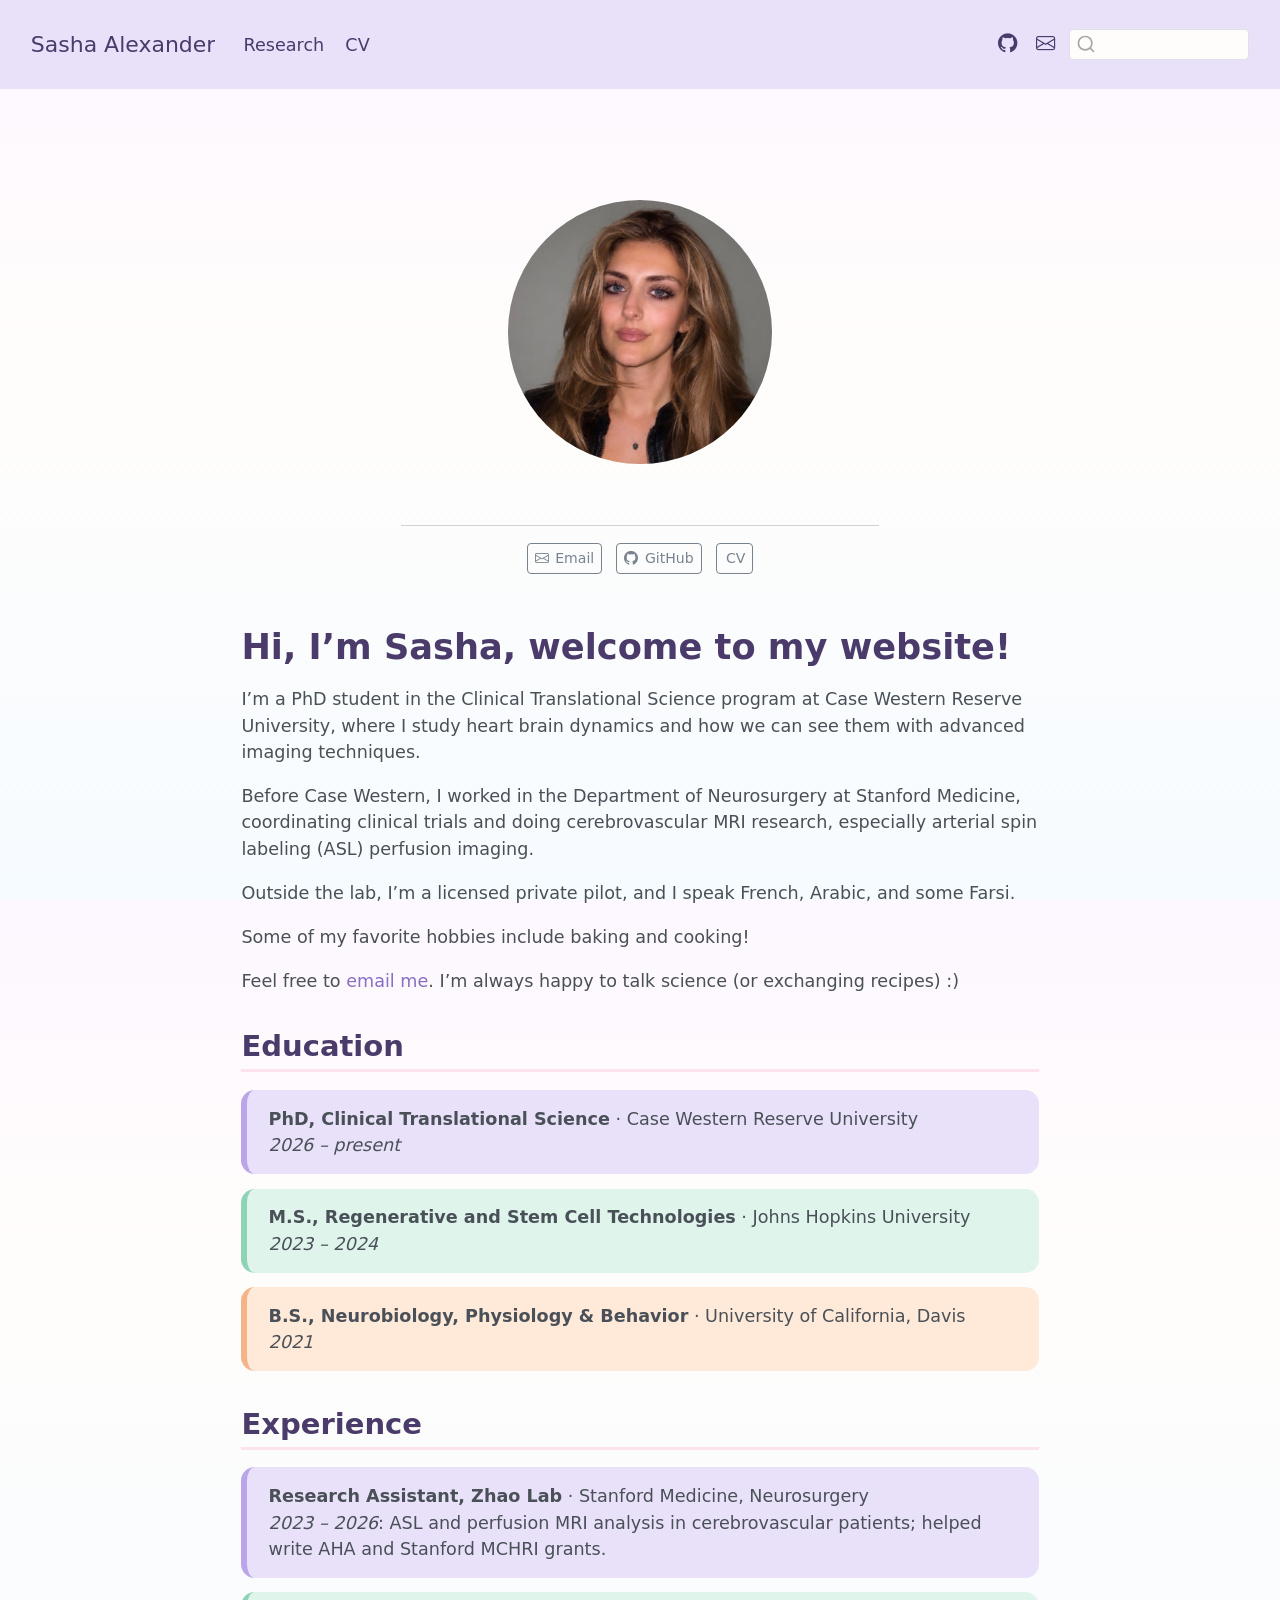
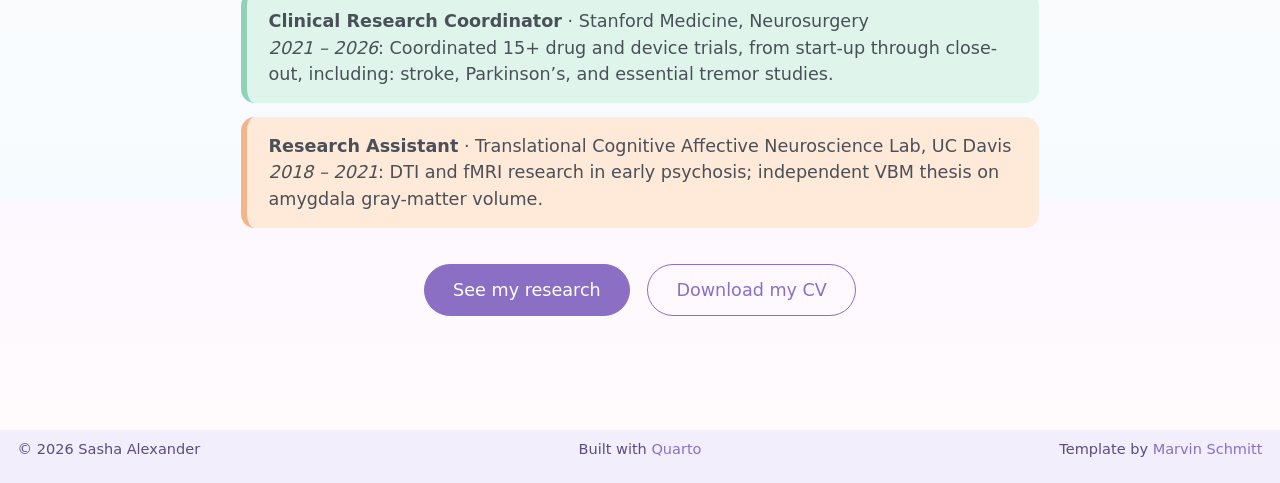
<file: docs/index.html>
<!DOCTYPE html>
<html xmlns="http://www.w3.org/1999/xhtml" lang="en" xml:lang="en"><head>

<meta charset="utf-8">
<meta name="generator" content="quarto-1.9.38">

<meta name="viewport" content="width=device-width, initial-scale=1.0, user-scalable=yes">


<title>Sasha Alexander</title>
<style>
/* Default styles provided by pandoc.
** See https://pandoc.org/MANUAL.html#variables-for-html for config info.
*/
code{white-space: pre-wrap;}
span.smallcaps{font-variant: small-caps;}
div.columns{display: flex; gap: min(4vw, 1.5em);}
div.column{flex: auto; overflow-x: auto;}
div.hanging-indent{margin-left: 1.5em; text-indent: -1.5em;}
ul.task-list{list-style: none;}
ul.task-list li input[type="checkbox"] {
  width: 0.8em;
  margin: 0 0.8em 0.2em -1em; /* quarto-specific, see https://github.com/quarto-dev/quarto-cli/issues/4556 */ 
  vertical-align: middle;
}
</style>


<script src="site_libs/quarto-nav/quarto-nav.js"></script>
<script src="site_libs/clipboard/clipboard.min.js"></script>
<script src="site_libs/quarto-search/autocomplete.umd.js"></script>
<script src="site_libs/quarto-search/fuse.min.js"></script>
<script src="site_libs/quarto-search/quarto-search.js"></script>
<meta name="quarto:offset" content="./">
<link href="./img/favicon.png" rel="icon" type="image/png">
<script src="site_libs/quarto-html/quarto.js" type="module"></script>
<script src="site_libs/quarto-html/tabsets/tabsets.js" type="module"></script>
<script src="site_libs/quarto-html/popper.min.js"></script>
<script src="site_libs/quarto-html/tippy.umd.min.js"></script>
<link href="site_libs/quarto-html/tippy.css" rel="stylesheet">
<link href="site_libs/quarto-html/quarto-syntax-highlighting-15634bcf2e68342d4ad2dfa704d543f6.css" rel="stylesheet" id="quarto-text-highlighting-styles">
<script src="site_libs/bootstrap/bootstrap.min.js"></script>
<link href="site_libs/bootstrap/bootstrap-icons.css" rel="stylesheet">
<link href="site_libs/bootstrap/bootstrap-c6f1d3680a63f7bb4846b9dfb0d42bbb.min.css" rel="stylesheet" append-hash="true" id="quarto-bootstrap" data-mode="light">
<script id="quarto-search-options" type="application/json">{
  "location": "navbar",
  "copy-button": false,
  "collapse-after": 3,
  "panel-placement": "end",
  "type": "textbox",
  "limit": 50,
  "keyboard-shortcut": [
    "f",
    "/",
    "s"
  ],
  "language": {
    "search-no-results-text": "No results",
    "search-matching-documents-text": "matching documents",
    "search-copy-link-title": "Copy link to search",
    "search-hide-matches-text": "Hide additional matches",
    "search-more-match-text": "more match in this document",
    "search-more-matches-text": "more matches in this document",
    "search-clear-button-title": "Clear",
    "search-text-placeholder": "",
    "search-detached-cancel-button-title": "Cancel",
    "search-submit-button-title": "Submit",
    "search-label": "Search"
  }
}</script>


</head>

<body class="nav-fixed fullcontent quarto-light">

<div id="quarto-search-results"></div>
  <header id="quarto-header" class="headroom fixed-top">
    <nav class="navbar navbar-expand-lg " data-bs-theme="dark">
      <div class="navbar-container container-fluid">
      <div class="navbar-brand-container mx-auto">
    <a class="navbar-brand" href="./index.html">
    <span class="navbar-title">Sasha Alexander</span>
    </a>
  </div>
            <div id="quarto-search" class="" title="Search"></div>
          <button class="navbar-toggler" type="button" data-bs-toggle="collapse" data-bs-target="#navbarCollapse" aria-controls="navbarCollapse" role="menu" aria-expanded="false" aria-label="Toggle navigation" onclick="if (window.quartoToggleHeadroom) { window.quartoToggleHeadroom(); }">
  <span class="navbar-toggler-icon"></span>
</button>
          <div class="collapse navbar-collapse" id="navbarCollapse">
            <ul class="navbar-nav navbar-nav-scroll me-auto">
  <li class="nav-item">
    <a class="nav-link" href="./projects/index.html"> 
<span class="menu-text">Research</span></a>
  </li>  
  <li class="nav-item">
    <a class="nav-link" href="./cv/index.html"> 
<span class="menu-text">CV</span></a>
  </li>  
</ul>
            <ul class="navbar-nav navbar-nav-scroll ms-auto">
  <li class="nav-item compact">
    <a class="nav-link" href="https://github.com/sashmalexander"> <i class="bi bi-github" role="img">
</i> 
<span class="menu-text"></span></a>
  </li>  
  <li class="nav-item compact">
    <a class="nav-link" href="mailto:sxa1829@case.edu"> <i class="bi bi-envelope" role="img" aria-label="email">
</i> 
<span class="menu-text"></span></a>
  </li>  
</ul>
          </div> <!-- /navcollapse -->
            <div class="quarto-navbar-tools">
</div>
      </div> <!-- /container-fluid -->
    </nav>
</header>
<!-- content -->
<div id="quarto-content" class="quarto-container page-columns page-rows-contents page-layout-article page-navbar">
<!-- sidebar -->
<!-- margin-sidebar -->
    
<!-- main -->
<main class="content" id="quarto-document-content">




<div class="quarto-about-jolla">
  <img src="img/frontimage.jpg" class="about-image
  round " style="height: 15em; width: 15em;">
 <header id="title-block-header" class="quarto-title-block"></header><div id="about-block">
</div> 
  <hr class="about-sep">
   <div class="about-links">
  <a href="mailto:sxa1829@case.edu" class="about-link" rel="" target="">
    <i class="bi bi-envelope"></i>
     <span class="about-link-text">Email</span>
  </a>
  <a href="https://github.com/sashmalexander" class="about-link" rel="" target="">
    <i class="bi bi-github"></i>
     <span class="about-link-text">GitHub</span>
  </a>
  <a href="/cv/cv.pdf" class="about-link" rel="" target="">
    <i class="bi bi-arrow"></i>
     <span class="about-link-text">CV</span>
  </a>
</div>
</div>

<section id="hi-im-sasha-welcome-to-my-website" class="level1">
<h1>Hi, I’m Sasha, welcome to my website!</h1>
<p>I’m a PhD student in the Clinical Translational Science program at Case Western Reserve University, where I study heart brain dynamics and how we can see them with advanced imaging techniques.</p>
<p>Before Case Western, I worked in the Department of Neurosurgery at Stanford Medicine, coordinating clinical trials and doing cerebrovascular MRI research, especially arterial spin labeling (ASL) perfusion imaging.</p>
<p>Outside the lab, I’m a licensed private pilot, and I speak French, Arabic, and some Farsi.</p>
<p>Some of my favorite hobbies include baking and cooking!</p>
<p>Feel free to <a href="mailto:sxa1829@case.edu">email me</a>. I’m always happy to talk science (or exchanging recipes) :)</p>
<section id="education" class="level2">
<h2 data-anchor-id="education">Education</h2>
<div class="edu-card">
<p><strong>PhD, Clinical Translational Science</strong> · Case Western Reserve University<br>
<em>2026 – present</em></p>
</div>
<div class="edu-card">
<p><strong>M.S., Regenerative and Stem Cell Technologies</strong> · Johns Hopkins University<br>
<em>2023 – 2024</em></p>
</div>
<div class="edu-card">
<p><strong>B.S., Neurobiology, Physiology &amp; Behavior</strong> · University of California, Davis<br>
<em>2021</em></p>
</div>
</section>
<section id="experience" class="level2">
<h2 data-anchor-id="experience">Experience</h2>
<div class="edu-card">
<p><strong>Research Assistant, Zhao Lab</strong> · Stanford Medicine, Neurosurgery<br>
<em>2023 – 2026</em>: ASL and perfusion MRI analysis in cerebrovascular patients; helped write AHA and Stanford MCHRI grants.</p>
</div>
<div class="edu-card">
<p><strong>Clinical Research Coordinator</strong> · Stanford Medicine, Neurosurgery<br>
<em>2021 – 2026</em>: Coordinated 15+ drug and device trials, from start-up through close-out, including: stroke, Parkinson’s, and essential tremor studies.</p>
</div>
<div class="edu-card">
<p><strong>Research Assistant</strong> · Translational Cognitive Affective Neuroscience Lab, UC Davis<br>
<em>2018 – 2021</em>: DTI and fMRI research in early psychosis; independent VBM thesis on amygdala gray-matter volume.</p>
</div>
<div style="margin: 30px; text-align: center;">
<a class="btn btn-primary" href="projects/index.html" role="button" style="padding: 12px 28px; margin: 6px;">See my research</a>
<a class="btn btn-outline-primary" href="cv/cv.pdf" role="button" target="_blank" style="padding: 12px 28px; margin: 6px;">Download my CV</a>
</div>



</section>
</section>

</main> <!-- /main -->
<script id="quarto-html-after-body" type="application/javascript">
  window.document.addEventListener("DOMContentLoaded", function (event) {
    const isCodeAnnotation = (el) => {
      for (const clz of el.classList) {
        if (clz.startsWith('code-annotation-')) {                     
          return true;
        }
      }
      return false;
    }
    const onCopySuccess = function(e) {
      // button target
      const button = e.trigger;
      // don't keep focus
      button.blur();
      // flash "checked"
      button.classList.add('code-copy-button-checked');
      var currentTitle = button.getAttribute("title");
      button.setAttribute("title", "Copied!");
      let tooltip;
      if (window.bootstrap) {
        button.setAttribute("data-bs-toggle", "tooltip");
        button.setAttribute("data-bs-placement", "left");
        button.setAttribute("data-bs-title", "Copied!");
        tooltip = new bootstrap.Tooltip(button, 
          { trigger: "manual", 
            customClass: "code-copy-button-tooltip",
            offset: [0, -8]});
        tooltip.show();    
      }
      setTimeout(function() {
        if (tooltip) {
          tooltip.hide();
          button.removeAttribute("data-bs-title");
          button.removeAttribute("data-bs-toggle");
          button.removeAttribute("data-bs-placement");
        }
        button.setAttribute("title", currentTitle);
        button.classList.remove('code-copy-button-checked');
      }, 1000);
      // clear code selection
      e.clearSelection();
    }
    const getTextToCopy = function(trigger) {
      const outerScaffold = trigger.parentElement.cloneNode(true);
      const codeEl = outerScaffold.querySelector('code');
      for (const childEl of codeEl.children) {
        if (isCodeAnnotation(childEl)) {
          childEl.remove();
        }
      }
      return codeEl.innerText;
    }
    const clipboard = new window.ClipboardJS('.code-copy-button:not([data-in-quarto-modal])', {
      text: getTextToCopy
    });
    clipboard.on('success', onCopySuccess);
    if (window.document.getElementById('quarto-embedded-source-code-modal')) {
      const clipboardModal = new window.ClipboardJS('.code-copy-button[data-in-quarto-modal]', {
        text: getTextToCopy,
        container: window.document.getElementById('quarto-embedded-source-code-modal')
      });
      clipboardModal.on('success', onCopySuccess);
    }
      var localhostRegex = new RegExp(/^(?:http|https):\/\/localhost\:?[0-9]*\//);
      var mailtoRegex = new RegExp(/^mailto:/);
        var filterRegex = new RegExp('/' + window.location.host + '/');
      var isInternal = (href) => {
          return filterRegex.test(href) || localhostRegex.test(href) || mailtoRegex.test(href);
      }
      // Inspect non-navigation links and adorn them if external
     var links = window.document.querySelectorAll('a[href]:not(.nav-link):not(.navbar-brand):not(.toc-action):not(.sidebar-link):not(.sidebar-item-toggle):not(.pagination-link):not(.no-external):not([aria-hidden]):not(.dropdown-item):not(.quarto-navigation-tool):not(.about-link)');
      for (var i=0; i<links.length; i++) {
        const link = links[i];
        if (!isInternal(link.href)) {
          // undo the damage that might have been done by quarto-nav.js in the case of
          // links that we want to consider external
          if (link.dataset.originalHref !== undefined) {
            link.href = link.dataset.originalHref;
          }
        }
      }
    function tippyHover(el, contentFn, onTriggerFn, onUntriggerFn) {
      const config = {
        allowHTML: true,
        maxWidth: 500,
        delay: 100,
        arrow: false,
        appendTo: function(el) {
            return el.parentElement;
        },
        interactive: true,
        interactiveBorder: 10,
        theme: 'quarto',
        placement: 'bottom-start',
      };
      if (contentFn) {
        config.content = contentFn;
      }
      if (onTriggerFn) {
        config.onTrigger = onTriggerFn;
      }
      if (onUntriggerFn) {
        config.onUntrigger = onUntriggerFn;
      }
      window.tippy(el, config); 
    }
    const noterefs = window.document.querySelectorAll('a[role="doc-noteref"]');
    for (var i=0; i<noterefs.length; i++) {
      const ref = noterefs[i];
      tippyHover(ref, function() {
        // use id or data attribute instead here
        let href = ref.getAttribute('data-footnote-href') || ref.getAttribute('href');
        try { href = new URL(href).hash; } catch {}
        const id = href.replace(/^#\/?/, "");
        const note = window.document.getElementById(id);
        if (note) {
          return note.innerHTML;
        } else {
          return "";
        }
      });
    }
    const xrefs = window.document.querySelectorAll('a.quarto-xref');
    const processXRef = (id, note) => {
      // Strip column container classes
      const stripColumnClz = (el) => {
        el.classList.remove("page-full", "page-columns");
        if (el.children) {
          for (const child of el.children) {
            stripColumnClz(child);
          }
        }
      }
      stripColumnClz(note)
      if (id === null || id.startsWith('sec-')) {
        // Special case sections, only their first couple elements
        const container = document.createElement("div");
        if (note.children && note.children.length > 2) {
          container.appendChild(note.children[0].cloneNode(true));
          for (let i = 1; i < note.children.length; i++) {
            const child = note.children[i];
            if (child.tagName === "P" && child.innerText === "") {
              continue;
            } else {
              container.appendChild(child.cloneNode(true));
              break;
            }
          }
          if (window.Quarto?.typesetMath) {
            window.Quarto.typesetMath(container);
          }
          return container.innerHTML
        } else {
          if (window.Quarto?.typesetMath) {
            window.Quarto.typesetMath(note);
          }
          return note.innerHTML;
        }
      } else {
        // Remove any anchor links if they are present
        const anchorLink = note.querySelector('a.anchorjs-link');
        if (anchorLink) {
          anchorLink.remove();
        }
        if (window.Quarto?.typesetMath) {
          window.Quarto.typesetMath(note);
        }
        if (note.classList.contains("callout")) {
          return note.outerHTML;
        } else {
          return note.innerHTML;
        }
      }
    }
    for (var i=0; i<xrefs.length; i++) {
      const xref = xrefs[i];
      tippyHover(xref, undefined, function(instance) {
        instance.disable();
        let url = xref.getAttribute('href');
        let hash = undefined; 
        if (url.startsWith('#')) {
          hash = url;
        } else {
          try { hash = new URL(url).hash; } catch {}
        }
        if (hash) {
          const id = hash.replace(/^#\/?/, "");
          const note = window.document.getElementById(id);
          if (note !== null) {
            try {
              const html = processXRef(id, note.cloneNode(true));
              instance.setContent(html);
            } finally {
              instance.enable();
              instance.show();
            }
          } else {
            // See if we can fetch this
            fetch(url.split('#')[0])
            .then(res => res.text())
            .then(html => {
              const parser = new DOMParser();
              const htmlDoc = parser.parseFromString(html, "text/html");
              const note = htmlDoc.getElementById(id);
              if (note !== null) {
                const html = processXRef(id, note);
                instance.setContent(html);
              } 
            }).finally(() => {
              instance.enable();
              instance.show();
            });
          }
        } else {
          // See if we can fetch a full url (with no hash to target)
          // This is a special case and we should probably do some content thinning / targeting
          fetch(url)
          .then(res => res.text())
          .then(html => {
            const parser = new DOMParser();
            const htmlDoc = parser.parseFromString(html, "text/html");
            const note = htmlDoc.querySelector('main.content');
            if (note !== null) {
              // This should only happen for chapter cross references
              // (since there is no id in the URL)
              // remove the first header
              if (note.children.length > 0 && note.children[0].tagName === "HEADER") {
                note.children[0].remove();
              }
              const html = processXRef(null, note);
              instance.setContent(html);
            } 
          }).finally(() => {
            instance.enable();
            instance.show();
          });
        }
      }, function(instance) {
      });
    }
        let selectedAnnoteEl;
        const selectorForAnnotation = ( cell, annotation) => {
          let cellAttr = 'data-code-cell="' + cell + '"';
          let lineAttr = 'data-code-annotation="' +  annotation + '"';
          const selector = 'span[' + cellAttr + '][' + lineAttr + ']';
          return selector;
        }
        const selectCodeLines = (annoteEl) => {
          const doc = window.document;
          const targetCell = annoteEl.getAttribute("data-target-cell");
          const targetAnnotation = annoteEl.getAttribute("data-target-annotation");
          const annoteSpan = window.document.querySelector(selectorForAnnotation(targetCell, targetAnnotation));
          const lines = annoteSpan.getAttribute("data-code-lines").split(",");
          const lineIds = lines.map((line) => {
            return targetCell + "-" + line;
          })
          let top = null;
          let height = null;
          let parent = null;
          if (lineIds.length > 0) {
              //compute the position of the single el (top and bottom and make a div)
              const el = window.document.getElementById(lineIds[0]);
              top = el.offsetTop;
              height = el.offsetHeight;
              parent = el.parentElement.parentElement;
            if (lineIds.length > 1) {
              const lastEl = window.document.getElementById(lineIds[lineIds.length - 1]);
              const bottom = lastEl.offsetTop + lastEl.offsetHeight;
              height = bottom - top;
            }
            if (top !== null && height !== null && parent !== null) {
              // cook up a div (if necessary) and position it 
              let div = window.document.getElementById("code-annotation-line-highlight");
              if (div === null) {
                div = window.document.createElement("div");
                div.setAttribute("id", "code-annotation-line-highlight");
                div.style.position = 'absolute';
                parent.appendChild(div);
              }
              div.style.top = top - 2 + "px";
              div.style.height = height + 4 + "px";
              div.style.left = 0;
              let gutterDiv = window.document.getElementById("code-annotation-line-highlight-gutter");
              if (gutterDiv === null) {
                gutterDiv = window.document.createElement("div");
                gutterDiv.setAttribute("id", "code-annotation-line-highlight-gutter");
                gutterDiv.style.position = 'absolute';
                const codeCell = window.document.getElementById(targetCell);
                const gutter = codeCell.querySelector('.code-annotation-gutter');
                gutter.appendChild(gutterDiv);
              }
              gutterDiv.style.top = top - 2 + "px";
              gutterDiv.style.height = height + 4 + "px";
            }
            selectedAnnoteEl = annoteEl;
          }
        };
        const unselectCodeLines = () => {
          const elementsIds = ["code-annotation-line-highlight", "code-annotation-line-highlight-gutter"];
          elementsIds.forEach((elId) => {
            const div = window.document.getElementById(elId);
            if (div) {
              div.remove();
            }
          });
          selectedAnnoteEl = undefined;
        };
          // Handle positioning of the toggle
      window.addEventListener(
        "resize",
        throttle(() => {
          elRect = undefined;
          if (selectedAnnoteEl) {
            selectCodeLines(selectedAnnoteEl);
          }
        }, 10)
      );
      function throttle(fn, ms) {
      let throttle = false;
      let timer;
        return (...args) => {
          if(!throttle) { // first call gets through
              fn.apply(this, args);
              throttle = true;
          } else { // all the others get throttled
              if(timer) clearTimeout(timer); // cancel #2
              timer = setTimeout(() => {
                fn.apply(this, args);
                timer = throttle = false;
              }, ms);
          }
        };
      }
        // Attach click handler to the DT
        const annoteDls = window.document.querySelectorAll('dt[data-target-cell]');
        for (const annoteDlNode of annoteDls) {
          annoteDlNode.addEventListener('click', (event) => {
            const clickedEl = event.target;
            if (clickedEl !== selectedAnnoteEl) {
              unselectCodeLines();
              const activeEl = window.document.querySelector('dt[data-target-cell].code-annotation-active');
              if (activeEl) {
                activeEl.classList.remove('code-annotation-active');
              }
              selectCodeLines(clickedEl);
              clickedEl.classList.add('code-annotation-active');
            } else {
              // Unselect the line
              unselectCodeLines();
              clickedEl.classList.remove('code-annotation-active');
            }
          });
        }
    const findCites = (el) => {
      const parentEl = el.parentElement;
      if (parentEl) {
        const cites = parentEl.dataset.cites;
        if (cites) {
          return {
            el,
            cites: cites.split(' ')
          };
        } else {
          return findCites(el.parentElement)
        }
      } else {
        return undefined;
      }
    };
    var bibliorefs = window.document.querySelectorAll('a[role="doc-biblioref"]');
    for (var i=0; i<bibliorefs.length; i++) {
      const ref = bibliorefs[i];
      const citeInfo = findCites(ref);
      if (citeInfo) {
        tippyHover(citeInfo.el, function() {
          var popup = window.document.createElement('div');
          citeInfo.cites.forEach(function(cite) {
            var citeDiv = window.document.createElement('div');
            citeDiv.classList.add('hanging-indent');
            citeDiv.classList.add('csl-entry');
            var biblioDiv = window.document.getElementById('ref-' + cite);
            if (biblioDiv) {
              citeDiv.innerHTML = biblioDiv.innerHTML;
            }
            popup.appendChild(citeDiv);
          });
          return popup.innerHTML;
        });
      }
    }
  });
  </script>
</div> <!-- /content -->
<footer class="footer">
  <div class="nav-footer">
    <div class="nav-footer-left">
<p><span class="faux-block">© 2026 Sasha Alexander</span></p>
</div>   
    <div class="nav-footer-center">
<p><span class="faux-block">Built with <a href="https://quarto.org">Quarto</a></span></p>
</div>
    <div class="nav-footer-right">
<p><span class="faux-block">Template by <a href="https://www.marvinschmitt.com/blog/website-tutorial-quarto/">Marvin Schmitt</a></span></p>
</div>
  </div>
</footer>




</body></html>
</file>
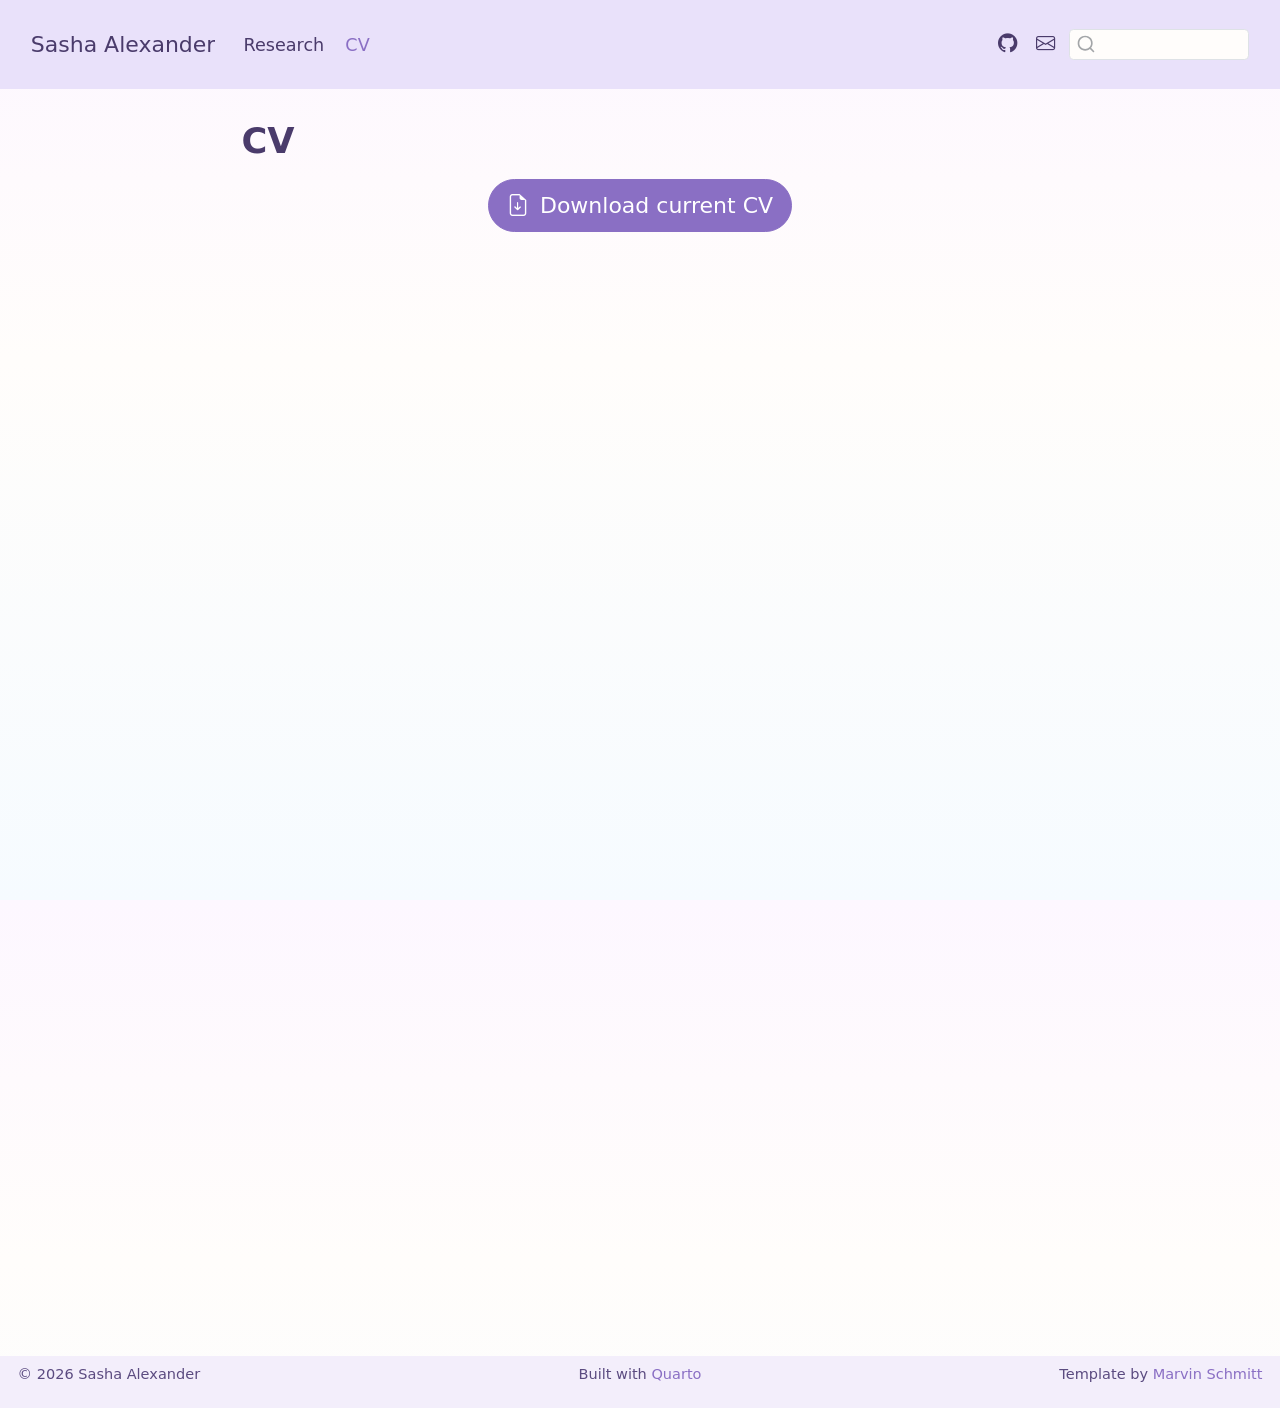
<file: docs/cv/index.html>
<!DOCTYPE html>
<html xmlns="http://www.w3.org/1999/xhtml" lang="en" xml:lang="en"><head>

<meta charset="utf-8">
<meta name="generator" content="quarto-1.9.38">

<meta name="viewport" content="width=device-width, initial-scale=1.0, user-scalable=yes">


<title>CV – Sasha Alexander</title>
<style>
/* Default styles provided by pandoc.
** See https://pandoc.org/MANUAL.html#variables-for-html for config info.
*/
code{white-space: pre-wrap;}
span.smallcaps{font-variant: small-caps;}
div.columns{display: flex; gap: min(4vw, 1.5em);}
div.column{flex: auto; overflow-x: auto;}
div.hanging-indent{margin-left: 1.5em; text-indent: -1.5em;}
ul.task-list{list-style: none;}
ul.task-list li input[type="checkbox"] {
  width: 0.8em;
  margin: 0 0.8em 0.2em -1em; /* quarto-specific, see https://github.com/quarto-dev/quarto-cli/issues/4556 */ 
  vertical-align: middle;
}
</style>


<script src="../site_libs/quarto-nav/quarto-nav.js"></script>
<script src="../site_libs/clipboard/clipboard.min.js"></script>
<script src="../site_libs/quarto-search/autocomplete.umd.js"></script>
<script src="../site_libs/quarto-search/fuse.min.js"></script>
<script src="../site_libs/quarto-search/quarto-search.js"></script>
<meta name="quarto:offset" content="../">
<link href="../img/favicon.png" rel="icon" type="image/png">
<script src="../site_libs/quarto-html/quarto.js" type="module"></script>
<script src="../site_libs/quarto-html/tabsets/tabsets.js" type="module"></script>
<script src="../site_libs/quarto-html/popper.min.js"></script>
<script src="../site_libs/quarto-html/tippy.umd.min.js"></script>
<script src="../site_libs/quarto-html/anchor.min.js"></script>
<link href="../site_libs/quarto-html/tippy.css" rel="stylesheet">
<link href="../site_libs/quarto-html/quarto-syntax-highlighting-15634bcf2e68342d4ad2dfa704d543f6.css" rel="stylesheet" id="quarto-text-highlighting-styles">
<script src="../site_libs/bootstrap/bootstrap.min.js"></script>
<link href="../site_libs/bootstrap/bootstrap-icons.css" rel="stylesheet">
<link href="../site_libs/bootstrap/bootstrap-c6f1d3680a63f7bb4846b9dfb0d42bbb.min.css" rel="stylesheet" append-hash="true" id="quarto-bootstrap" data-mode="light">
<script id="quarto-search-options" type="application/json">{
  "location": "navbar",
  "copy-button": false,
  "collapse-after": 3,
  "panel-placement": "end",
  "type": "textbox",
  "limit": 50,
  "keyboard-shortcut": [
    "f",
    "/",
    "s"
  ],
  "language": {
    "search-no-results-text": "No results",
    "search-matching-documents-text": "matching documents",
    "search-copy-link-title": "Copy link to search",
    "search-hide-matches-text": "Hide additional matches",
    "search-more-match-text": "more match in this document",
    "search-more-matches-text": "more matches in this document",
    "search-clear-button-title": "Clear",
    "search-text-placeholder": "",
    "search-detached-cancel-button-title": "Cancel",
    "search-submit-button-title": "Submit",
    "search-label": "Search"
  }
}</script>


</head>

<body class="nav-fixed fullcontent quarto-light">

<div id="quarto-search-results"></div>
  <header id="quarto-header" class="headroom fixed-top">
    <nav class="navbar navbar-expand-lg " data-bs-theme="dark">
      <div class="navbar-container container-fluid">
      <div class="navbar-brand-container mx-auto">
    <a class="navbar-brand" href="../index.html">
    <span class="navbar-title">Sasha Alexander</span>
    </a>
  </div>
            <div id="quarto-search" class="" title="Search"></div>
          <button class="navbar-toggler" type="button" data-bs-toggle="collapse" data-bs-target="#navbarCollapse" aria-controls="navbarCollapse" role="menu" aria-expanded="false" aria-label="Toggle navigation" onclick="if (window.quartoToggleHeadroom) { window.quartoToggleHeadroom(); }">
  <span class="navbar-toggler-icon"></span>
</button>
          <div class="collapse navbar-collapse" id="navbarCollapse">
            <ul class="navbar-nav navbar-nav-scroll me-auto">
  <li class="nav-item">
    <a class="nav-link" href="../projects/index.html"> 
<span class="menu-text">Research</span></a>
  </li>  
  <li class="nav-item">
    <a class="nav-link active" href="../cv/index.html" aria-current="page"> 
<span class="menu-text">CV</span></a>
  </li>  
</ul>
            <ul class="navbar-nav navbar-nav-scroll ms-auto">
  <li class="nav-item compact">
    <a class="nav-link" href="https://github.com/sashmalexander"> <i class="bi bi-github" role="img">
</i> 
<span class="menu-text"></span></a>
  </li>  
  <li class="nav-item compact">
    <a class="nav-link" href="mailto:sxa1829@case.edu"> <i class="bi bi-envelope" role="img" aria-label="email">
</i> 
<span class="menu-text"></span></a>
  </li>  
</ul>
          </div> <!-- /navcollapse -->
            <div class="quarto-navbar-tools">
</div>
      </div> <!-- /container-fluid -->
    </nav>
</header>
<!-- content -->
<div id="quarto-content" class="quarto-container page-columns page-rows-contents page-layout-article page-navbar">
<!-- sidebar -->
<!-- margin-sidebar -->
    
<!-- main -->
<main class="content" id="quarto-document-content">

<header id="title-block-header" class="quarto-title-block default">
<div class="quarto-title">
<h1 class="title">CV</h1>
</div>



<div class="quarto-title-meta">

    
  
    
  </div>
  


</header>


<style>
.embed-container { position: relative; padding-bottom: 129%; height: 0; overflow: hidden; max-width: 100%; }
.embed-container iframe { position: absolute; top: 0; left: 0; width: 100%; height: 100%; }
</style>
<p class="text-center">
  <a class="btn btn-primary btn-lg cv-download" href="cv.pdf" target="_blank">
    <i class="bi bi-file-earmark-arrow-down"></i> Download current CV
  </a>
</p>
<div class="embed-container">
  <iframe src="cv.pdf#toolbar=0" style="border: 0.5px; width: 100%;"></iframe>
</div>



</main> <!-- /main -->
<script id="quarto-html-after-body" type="application/javascript">
  window.document.addEventListener("DOMContentLoaded", function (event) {
    const icon = "";
    const anchorJS = new window.AnchorJS();
    anchorJS.options = {
      placement: 'right',
      icon: icon
    };
    anchorJS.add('.anchored');
    const isCodeAnnotation = (el) => {
      for (const clz of el.classList) {
        if (clz.startsWith('code-annotation-')) {                     
          return true;
        }
      }
      return false;
    }
    const onCopySuccess = function(e) {
      // button target
      const button = e.trigger;
      // don't keep focus
      button.blur();
      // flash "checked"
      button.classList.add('code-copy-button-checked');
      var currentTitle = button.getAttribute("title");
      button.setAttribute("title", "Copied!");
      let tooltip;
      if (window.bootstrap) {
        button.setAttribute("data-bs-toggle", "tooltip");
        button.setAttribute("data-bs-placement", "left");
        button.setAttribute("data-bs-title", "Copied!");
        tooltip = new bootstrap.Tooltip(button, 
          { trigger: "manual", 
            customClass: "code-copy-button-tooltip",
            offset: [0, -8]});
        tooltip.show();    
      }
      setTimeout(function() {
        if (tooltip) {
          tooltip.hide();
          button.removeAttribute("data-bs-title");
          button.removeAttribute("data-bs-toggle");
          button.removeAttribute("data-bs-placement");
        }
        button.setAttribute("title", currentTitle);
        button.classList.remove('code-copy-button-checked');
      }, 1000);
      // clear code selection
      e.clearSelection();
    }
    const getTextToCopy = function(trigger) {
      const outerScaffold = trigger.parentElement.cloneNode(true);
      const codeEl = outerScaffold.querySelector('code');
      for (const childEl of codeEl.children) {
        if (isCodeAnnotation(childEl)) {
          childEl.remove();
        }
      }
      return codeEl.innerText;
    }
    const clipboard = new window.ClipboardJS('.code-copy-button:not([data-in-quarto-modal])', {
      text: getTextToCopy
    });
    clipboard.on('success', onCopySuccess);
    if (window.document.getElementById('quarto-embedded-source-code-modal')) {
      const clipboardModal = new window.ClipboardJS('.code-copy-button[data-in-quarto-modal]', {
        text: getTextToCopy,
        container: window.document.getElementById('quarto-embedded-source-code-modal')
      });
      clipboardModal.on('success', onCopySuccess);
    }
      var localhostRegex = new RegExp(/^(?:http|https):\/\/localhost\:?[0-9]*\//);
      var mailtoRegex = new RegExp(/^mailto:/);
        var filterRegex = new RegExp('/' + window.location.host + '/');
      var isInternal = (href) => {
          return filterRegex.test(href) || localhostRegex.test(href) || mailtoRegex.test(href);
      }
      // Inspect non-navigation links and adorn them if external
     var links = window.document.querySelectorAll('a[href]:not(.nav-link):not(.navbar-brand):not(.toc-action):not(.sidebar-link):not(.sidebar-item-toggle):not(.pagination-link):not(.no-external):not([aria-hidden]):not(.dropdown-item):not(.quarto-navigation-tool):not(.about-link)');
      for (var i=0; i<links.length; i++) {
        const link = links[i];
        if (!isInternal(link.href)) {
          // undo the damage that might have been done by quarto-nav.js in the case of
          // links that we want to consider external
          if (link.dataset.originalHref !== undefined) {
            link.href = link.dataset.originalHref;
          }
        }
      }
    function tippyHover(el, contentFn, onTriggerFn, onUntriggerFn) {
      const config = {
        allowHTML: true,
        maxWidth: 500,
        delay: 100,
        arrow: false,
        appendTo: function(el) {
            return el.parentElement;
        },
        interactive: true,
        interactiveBorder: 10,
        theme: 'quarto',
        placement: 'bottom-start',
      };
      if (contentFn) {
        config.content = contentFn;
      }
      if (onTriggerFn) {
        config.onTrigger = onTriggerFn;
      }
      if (onUntriggerFn) {
        config.onUntrigger = onUntriggerFn;
      }
      window.tippy(el, config); 
    }
    const noterefs = window.document.querySelectorAll('a[role="doc-noteref"]');
    for (var i=0; i<noterefs.length; i++) {
      const ref = noterefs[i];
      tippyHover(ref, function() {
        // use id or data attribute instead here
        let href = ref.getAttribute('data-footnote-href') || ref.getAttribute('href');
        try { href = new URL(href).hash; } catch {}
        const id = href.replace(/^#\/?/, "");
        const note = window.document.getElementById(id);
        if (note) {
          return note.innerHTML;
        } else {
          return "";
        }
      });
    }
    const xrefs = window.document.querySelectorAll('a.quarto-xref');
    const processXRef = (id, note) => {
      // Strip column container classes
      const stripColumnClz = (el) => {
        el.classList.remove("page-full", "page-columns");
        if (el.children) {
          for (const child of el.children) {
            stripColumnClz(child);
          }
        }
      }
      stripColumnClz(note)
      if (id === null || id.startsWith('sec-')) {
        // Special case sections, only their first couple elements
        const container = document.createElement("div");
        if (note.children && note.children.length > 2) {
          container.appendChild(note.children[0].cloneNode(true));
          for (let i = 1; i < note.children.length; i++) {
            const child = note.children[i];
            if (child.tagName === "P" && child.innerText === "") {
              continue;
            } else {
              container.appendChild(child.cloneNode(true));
              break;
            }
          }
          if (window.Quarto?.typesetMath) {
            window.Quarto.typesetMath(container);
          }
          return container.innerHTML
        } else {
          if (window.Quarto?.typesetMath) {
            window.Quarto.typesetMath(note);
          }
          return note.innerHTML;
        }
      } else {
        // Remove any anchor links if they are present
        const anchorLink = note.querySelector('a.anchorjs-link');
        if (anchorLink) {
          anchorLink.remove();
        }
        if (window.Quarto?.typesetMath) {
          window.Quarto.typesetMath(note);
        }
        if (note.classList.contains("callout")) {
          return note.outerHTML;
        } else {
          return note.innerHTML;
        }
      }
    }
    for (var i=0; i<xrefs.length; i++) {
      const xref = xrefs[i];
      tippyHover(xref, undefined, function(instance) {
        instance.disable();
        let url = xref.getAttribute('href');
        let hash = undefined; 
        if (url.startsWith('#')) {
          hash = url;
        } else {
          try { hash = new URL(url).hash; } catch {}
        }
        if (hash) {
          const id = hash.replace(/^#\/?/, "");
          const note = window.document.getElementById(id);
          if (note !== null) {
            try {
              const html = processXRef(id, note.cloneNode(true));
              instance.setContent(html);
            } finally {
              instance.enable();
              instance.show();
            }
          } else {
            // See if we can fetch this
            fetch(url.split('#')[0])
            .then(res => res.text())
            .then(html => {
              const parser = new DOMParser();
              const htmlDoc = parser.parseFromString(html, "text/html");
              const note = htmlDoc.getElementById(id);
              if (note !== null) {
                const html = processXRef(id, note);
                instance.setContent(html);
              } 
            }).finally(() => {
              instance.enable();
              instance.show();
            });
          }
        } else {
          // See if we can fetch a full url (with no hash to target)
          // This is a special case and we should probably do some content thinning / targeting
          fetch(url)
          .then(res => res.text())
          .then(html => {
            const parser = new DOMParser();
            const htmlDoc = parser.parseFromString(html, "text/html");
            const note = htmlDoc.querySelector('main.content');
            if (note !== null) {
              // This should only happen for chapter cross references
              // (since there is no id in the URL)
              // remove the first header
              if (note.children.length > 0 && note.children[0].tagName === "HEADER") {
                note.children[0].remove();
              }
              const html = processXRef(null, note);
              instance.setContent(html);
            } 
          }).finally(() => {
            instance.enable();
            instance.show();
          });
        }
      }, function(instance) {
      });
    }
        let selectedAnnoteEl;
        const selectorForAnnotation = ( cell, annotation) => {
          let cellAttr = 'data-code-cell="' + cell + '"';
          let lineAttr = 'data-code-annotation="' +  annotation + '"';
          const selector = 'span[' + cellAttr + '][' + lineAttr + ']';
          return selector;
        }
        const selectCodeLines = (annoteEl) => {
          const doc = window.document;
          const targetCell = annoteEl.getAttribute("data-target-cell");
          const targetAnnotation = annoteEl.getAttribute("data-target-annotation");
          const annoteSpan = window.document.querySelector(selectorForAnnotation(targetCell, targetAnnotation));
          const lines = annoteSpan.getAttribute("data-code-lines").split(",");
          const lineIds = lines.map((line) => {
            return targetCell + "-" + line;
          })
          let top = null;
          let height = null;
          let parent = null;
          if (lineIds.length > 0) {
              //compute the position of the single el (top and bottom and make a div)
              const el = window.document.getElementById(lineIds[0]);
              top = el.offsetTop;
              height = el.offsetHeight;
              parent = el.parentElement.parentElement;
            if (lineIds.length > 1) {
              const lastEl = window.document.getElementById(lineIds[lineIds.length - 1]);
              const bottom = lastEl.offsetTop + lastEl.offsetHeight;
              height = bottom - top;
            }
            if (top !== null && height !== null && parent !== null) {
              // cook up a div (if necessary) and position it 
              let div = window.document.getElementById("code-annotation-line-highlight");
              if (div === null) {
                div = window.document.createElement("div");
                div.setAttribute("id", "code-annotation-line-highlight");
                div.style.position = 'absolute';
                parent.appendChild(div);
              }
              div.style.top = top - 2 + "px";
              div.style.height = height + 4 + "px";
              div.style.left = 0;
              let gutterDiv = window.document.getElementById("code-annotation-line-highlight-gutter");
              if (gutterDiv === null) {
                gutterDiv = window.document.createElement("div");
                gutterDiv.setAttribute("id", "code-annotation-line-highlight-gutter");
                gutterDiv.style.position = 'absolute';
                const codeCell = window.document.getElementById(targetCell);
                const gutter = codeCell.querySelector('.code-annotation-gutter');
                gutter.appendChild(gutterDiv);
              }
              gutterDiv.style.top = top - 2 + "px";
              gutterDiv.style.height = height + 4 + "px";
            }
            selectedAnnoteEl = annoteEl;
          }
        };
        const unselectCodeLines = () => {
          const elementsIds = ["code-annotation-line-highlight", "code-annotation-line-highlight-gutter"];
          elementsIds.forEach((elId) => {
            const div = window.document.getElementById(elId);
            if (div) {
              div.remove();
            }
          });
          selectedAnnoteEl = undefined;
        };
          // Handle positioning of the toggle
      window.addEventListener(
        "resize",
        throttle(() => {
          elRect = undefined;
          if (selectedAnnoteEl) {
            selectCodeLines(selectedAnnoteEl);
          }
        }, 10)
      );
      function throttle(fn, ms) {
      let throttle = false;
      let timer;
        return (...args) => {
          if(!throttle) { // first call gets through
              fn.apply(this, args);
              throttle = true;
          } else { // all the others get throttled
              if(timer) clearTimeout(timer); // cancel #2
              timer = setTimeout(() => {
                fn.apply(this, args);
                timer = throttle = false;
              }, ms);
          }
        };
      }
        // Attach click handler to the DT
        const annoteDls = window.document.querySelectorAll('dt[data-target-cell]');
        for (const annoteDlNode of annoteDls) {
          annoteDlNode.addEventListener('click', (event) => {
            const clickedEl = event.target;
            if (clickedEl !== selectedAnnoteEl) {
              unselectCodeLines();
              const activeEl = window.document.querySelector('dt[data-target-cell].code-annotation-active');
              if (activeEl) {
                activeEl.classList.remove('code-annotation-active');
              }
              selectCodeLines(clickedEl);
              clickedEl.classList.add('code-annotation-active');
            } else {
              // Unselect the line
              unselectCodeLines();
              clickedEl.classList.remove('code-annotation-active');
            }
          });
        }
    const findCites = (el) => {
      const parentEl = el.parentElement;
      if (parentEl) {
        const cites = parentEl.dataset.cites;
        if (cites) {
          return {
            el,
            cites: cites.split(' ')
          };
        } else {
          return findCites(el.parentElement)
        }
      } else {
        return undefined;
      }
    };
    var bibliorefs = window.document.querySelectorAll('a[role="doc-biblioref"]');
    for (var i=0; i<bibliorefs.length; i++) {
      const ref = bibliorefs[i];
      const citeInfo = findCites(ref);
      if (citeInfo) {
        tippyHover(citeInfo.el, function() {
          var popup = window.document.createElement('div');
          citeInfo.cites.forEach(function(cite) {
            var citeDiv = window.document.createElement('div');
            citeDiv.classList.add('hanging-indent');
            citeDiv.classList.add('csl-entry');
            var biblioDiv = window.document.getElementById('ref-' + cite);
            if (biblioDiv) {
              citeDiv.innerHTML = biblioDiv.innerHTML;
            }
            popup.appendChild(citeDiv);
          });
          return popup.innerHTML;
        });
      }
    }
  });
  </script>
</div> <!-- /content -->
<footer class="footer">
  <div class="nav-footer">
    <div class="nav-footer-left">
<p><span class="faux-block">© 2026 Sasha Alexander</span></p>
</div>   
    <div class="nav-footer-center">
<p><span class="faux-block">Built with <a href="https://quarto.org">Quarto</a></span></p>
</div>
    <div class="nav-footer-right">
<p><span class="faux-block">Template by <a href="https://www.marvinschmitt.com/blog/website-tutorial-quarto/">Marvin Schmitt</a></span></p>
</div>
  </div>
</footer>




</body></html>
</file>
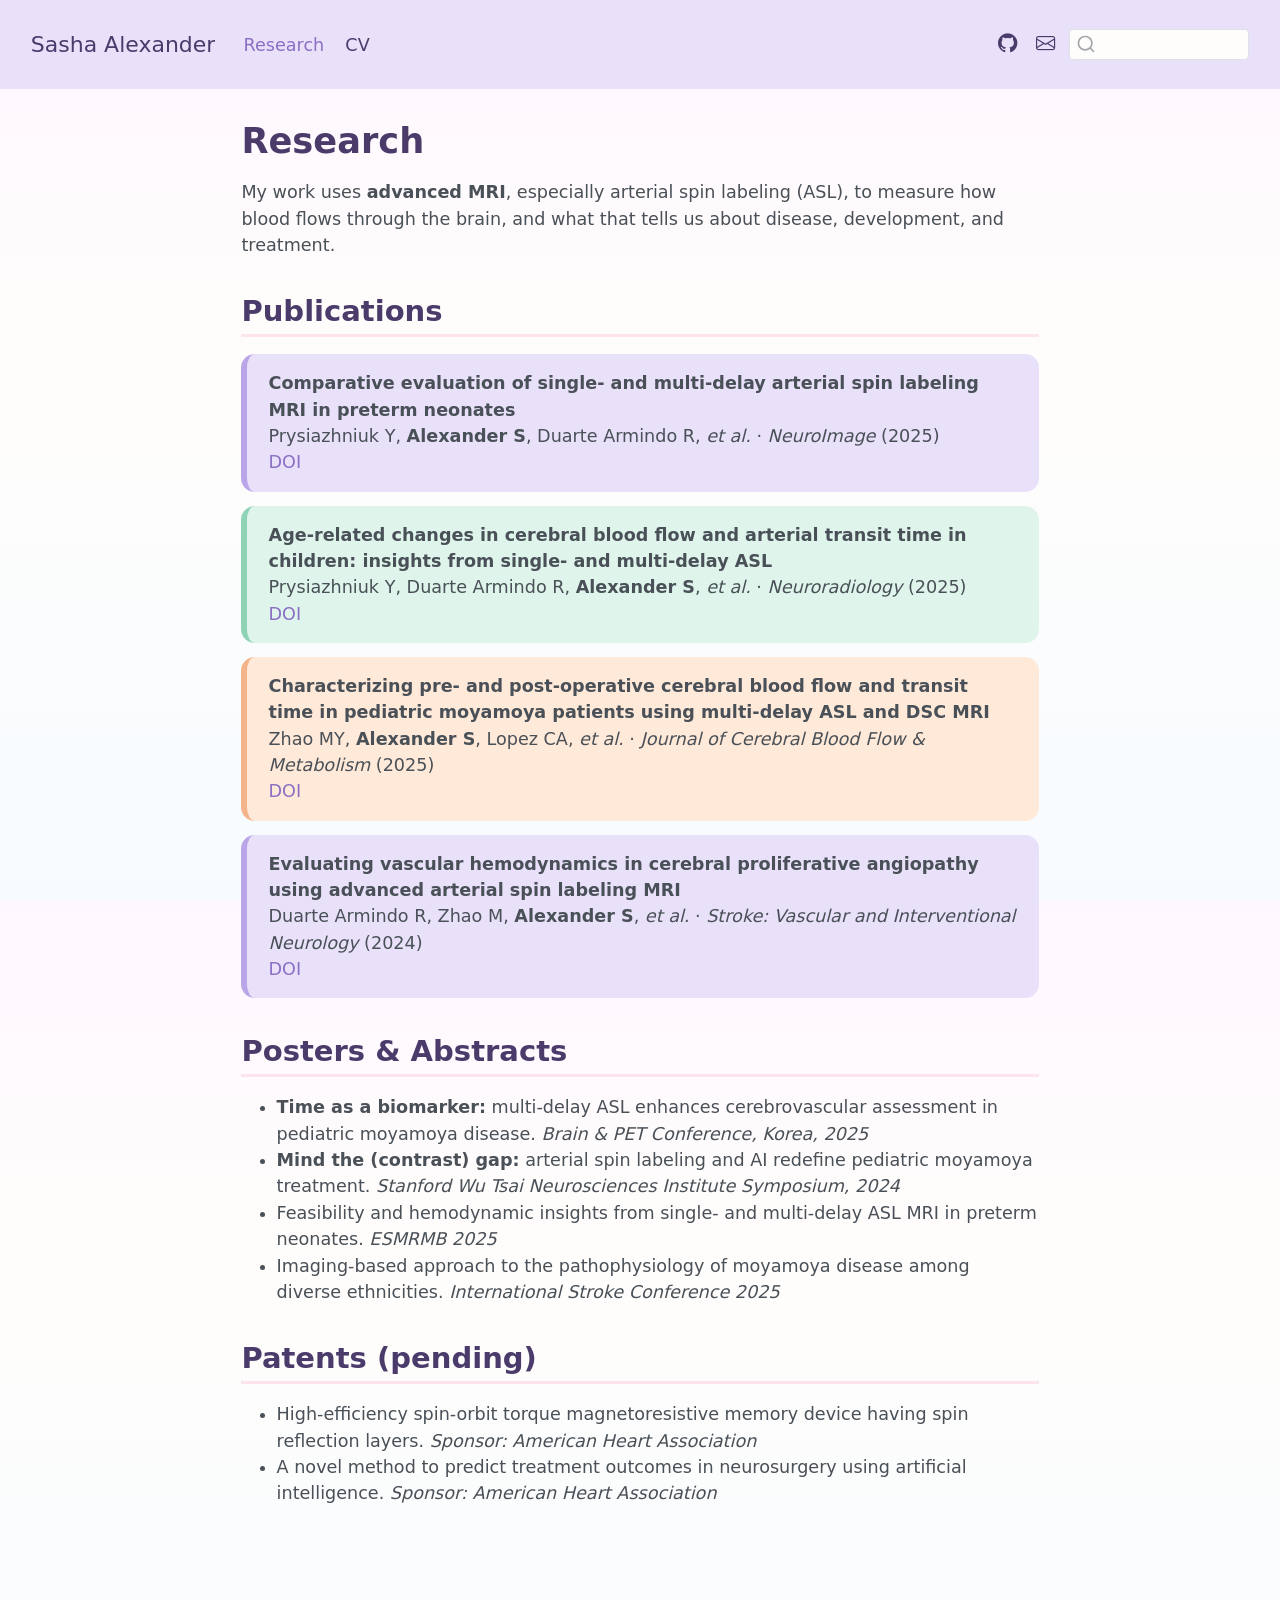
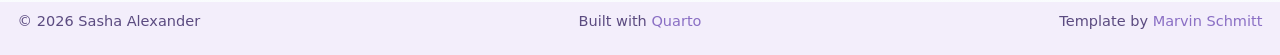
<file: docs/projects/index.html>
<!DOCTYPE html>
<html xmlns="http://www.w3.org/1999/xhtml" lang="en" xml:lang="en"><head>

<meta charset="utf-8">
<meta name="generator" content="quarto-1.9.38">

<meta name="viewport" content="width=device-width, initial-scale=1.0, user-scalable=yes">


<title>Research – Sasha Alexander</title>
<style>
/* Default styles provided by pandoc.
** See https://pandoc.org/MANUAL.html#variables-for-html for config info.
*/
code{white-space: pre-wrap;}
span.smallcaps{font-variant: small-caps;}
div.columns{display: flex; gap: min(4vw, 1.5em);}
div.column{flex: auto; overflow-x: auto;}
div.hanging-indent{margin-left: 1.5em; text-indent: -1.5em;}
ul.task-list{list-style: none;}
ul.task-list li input[type="checkbox"] {
  width: 0.8em;
  margin: 0 0.8em 0.2em -1em; /* quarto-specific, see https://github.com/quarto-dev/quarto-cli/issues/4556 */ 
  vertical-align: middle;
}
</style>


<script src="../site_libs/quarto-nav/quarto-nav.js"></script>
<script src="../site_libs/clipboard/clipboard.min.js"></script>
<script src="../site_libs/quarto-search/autocomplete.umd.js"></script>
<script src="../site_libs/quarto-search/fuse.min.js"></script>
<script src="../site_libs/quarto-search/quarto-search.js"></script>
<meta name="quarto:offset" content="../">
<link href="../img/favicon.png" rel="icon" type="image/png">
<script src="../site_libs/quarto-html/quarto.js" type="module"></script>
<script src="../site_libs/quarto-html/tabsets/tabsets.js" type="module"></script>
<script src="../site_libs/quarto-html/popper.min.js"></script>
<script src="../site_libs/quarto-html/tippy.umd.min.js"></script>
<script src="../site_libs/quarto-html/anchor.min.js"></script>
<link href="../site_libs/quarto-html/tippy.css" rel="stylesheet">
<link href="../site_libs/quarto-html/quarto-syntax-highlighting-15634bcf2e68342d4ad2dfa704d543f6.css" rel="stylesheet" id="quarto-text-highlighting-styles">
<script src="../site_libs/bootstrap/bootstrap.min.js"></script>
<link href="../site_libs/bootstrap/bootstrap-icons.css" rel="stylesheet">
<link href="../site_libs/bootstrap/bootstrap-c6f1d3680a63f7bb4846b9dfb0d42bbb.min.css" rel="stylesheet" append-hash="true" id="quarto-bootstrap" data-mode="light">
<script id="quarto-search-options" type="application/json">{
  "location": "navbar",
  "copy-button": false,
  "collapse-after": 3,
  "panel-placement": "end",
  "type": "textbox",
  "limit": 50,
  "keyboard-shortcut": [
    "f",
    "/",
    "s"
  ],
  "language": {
    "search-no-results-text": "No results",
    "search-matching-documents-text": "matching documents",
    "search-copy-link-title": "Copy link to search",
    "search-hide-matches-text": "Hide additional matches",
    "search-more-match-text": "more match in this document",
    "search-more-matches-text": "more matches in this document",
    "search-clear-button-title": "Clear",
    "search-text-placeholder": "",
    "search-detached-cancel-button-title": "Cancel",
    "search-submit-button-title": "Submit",
    "search-label": "Search"
  }
}</script>


</head>

<body class="nav-fixed fullcontent quarto-light">

<div id="quarto-search-results"></div>
  <header id="quarto-header" class="headroom fixed-top">
    <nav class="navbar navbar-expand-lg " data-bs-theme="dark">
      <div class="navbar-container container-fluid">
      <div class="navbar-brand-container mx-auto">
    <a class="navbar-brand" href="../index.html">
    <span class="navbar-title">Sasha Alexander</span>
    </a>
  </div>
            <div id="quarto-search" class="" title="Search"></div>
          <button class="navbar-toggler" type="button" data-bs-toggle="collapse" data-bs-target="#navbarCollapse" aria-controls="navbarCollapse" role="menu" aria-expanded="false" aria-label="Toggle navigation" onclick="if (window.quartoToggleHeadroom) { window.quartoToggleHeadroom(); }">
  <span class="navbar-toggler-icon"></span>
</button>
          <div class="collapse navbar-collapse" id="navbarCollapse">
            <ul class="navbar-nav navbar-nav-scroll me-auto">
  <li class="nav-item">
    <a class="nav-link active" href="../projects/index.html" aria-current="page"> 
<span class="menu-text">Research</span></a>
  </li>  
  <li class="nav-item">
    <a class="nav-link" href="../cv/index.html"> 
<span class="menu-text">CV</span></a>
  </li>  
</ul>
            <ul class="navbar-nav navbar-nav-scroll ms-auto">
  <li class="nav-item compact">
    <a class="nav-link" href="https://github.com/sashmalexander"> <i class="bi bi-github" role="img">
</i> 
<span class="menu-text"></span></a>
  </li>  
  <li class="nav-item compact">
    <a class="nav-link" href="mailto:sxa1829@case.edu"> <i class="bi bi-envelope" role="img" aria-label="email">
</i> 
<span class="menu-text"></span></a>
  </li>  
</ul>
          </div> <!-- /navcollapse -->
            <div class="quarto-navbar-tools">
</div>
      </div> <!-- /container-fluid -->
    </nav>
</header>
<!-- content -->
<div id="quarto-content" class="quarto-container page-columns page-rows-contents page-layout-article page-navbar">
<!-- sidebar -->
<!-- margin-sidebar -->
    
<!-- main -->
<main class="content" id="quarto-document-content">

<header id="title-block-header" class="quarto-title-block default">
<div class="quarto-title">
<h1 class="title">Research</h1>
</div>



<div class="quarto-title-meta">

    
  
    
  </div>
  


</header>


<p>My work uses <strong>advanced MRI</strong>, especially arterial spin labeling (ASL), to measure how blood flows through the brain, and what that tells us about disease, development, and treatment.</p>
<section id="publications" class="level2">
<h2 class="anchored" data-anchor-id="publications">Publications</h2>
<div class="edu-card">
<p><strong>Comparative evaluation of single- and multi-delay arterial spin labeling MRI in preterm neonates</strong><br>
Prysiazhniuk Y, <strong>Alexander S</strong>, Duarte Armindo R, <em>et al.</em> · <em>NeuroImage</em> (2025)<br>
<a href="https://doi.org/10.1016/j.neuroimage.2025.121511" target="_blank">DOI</a></p>
</div>
<div class="edu-card">
<p><strong>Age-related changes in cerebral blood flow and arterial transit time in children: insights from single- and multi-delay ASL</strong><br>
Prysiazhniuk Y, Duarte Armindo R, <strong>Alexander S</strong>, <em>et al.</em> · <em>Neuroradiology</em> (2025)<br>
<a href="https://doi.org/10.1007/s00234-025-03794-9" target="_blank">DOI</a></p>
</div>
<div class="edu-card">
<p><strong>Characterizing pre- and post-operative cerebral blood flow and transit time in pediatric moyamoya patients using multi-delay ASL and DSC MRI</strong><br>
Zhao MY, <strong>Alexander S</strong>, Lopez CA, <em>et al.</em> · <em>Journal of Cerebral Blood Flow &amp; Metabolism</em> (2025)<br>
<a href="https://doi.org/10.1177/0271678X251358979" target="_blank">DOI</a></p>
</div>
<div class="edu-card">
<p><strong>Evaluating vascular hemodynamics in cerebral proliferative angiopathy using advanced arterial spin labeling MRI</strong><br>
Duarte Armindo R, Zhao M, <strong>Alexander S</strong>, <em>et al.</em> · <em>Stroke: Vascular and Interventional Neurology</em> (2024)<br>
<a href="https://doi.org/10.1161/SVIN.124.001552" target="_blank">DOI</a></p>
</div>
</section>
<section id="posters-abstracts" class="level2">
<h2 class="anchored" data-anchor-id="posters-abstracts">Posters &amp; Abstracts</h2>
<ul>
<li><strong>Time as a biomarker:</strong> multi-delay ASL enhances cerebrovascular assessment in pediatric moyamoya disease. <em>Brain &amp; PET Conference, Korea, 2025</em></li>
<li><strong>Mind the (contrast) gap:</strong> arterial spin labeling and AI redefine pediatric moyamoya treatment. <em>Stanford Wu Tsai Neurosciences Institute Symposium, 2024</em></li>
<li>Feasibility and hemodynamic insights from single- and multi-delay ASL MRI in preterm neonates. <em>ESMRMB 2025</em></li>
<li>Imaging-based approach to the pathophysiology of moyamoya disease among diverse ethnicities. <em>International Stroke Conference 2025</em></li>
</ul>
</section>
<section id="patents-pending" class="level2">
<h2 class="anchored" data-anchor-id="patents-pending">Patents (pending)</h2>
<ul>
<li>High-efficiency spin-orbit torque magnetoresistive memory device having spin reflection layers. <em>Sponsor: American Heart Association</em></li>
<li>A novel method to predict treatment outcomes in neurosurgery using artificial intelligence. <em>Sponsor: American Heart Association</em></li>
</ul>


</section>

</main> <!-- /main -->
<script id="quarto-html-after-body" type="application/javascript">
  window.document.addEventListener("DOMContentLoaded", function (event) {
    const icon = "";
    const anchorJS = new window.AnchorJS();
    anchorJS.options = {
      placement: 'right',
      icon: icon
    };
    anchorJS.add('.anchored');
    const isCodeAnnotation = (el) => {
      for (const clz of el.classList) {
        if (clz.startsWith('code-annotation-')) {                     
          return true;
        }
      }
      return false;
    }
    const onCopySuccess = function(e) {
      // button target
      const button = e.trigger;
      // don't keep focus
      button.blur();
      // flash "checked"
      button.classList.add('code-copy-button-checked');
      var currentTitle = button.getAttribute("title");
      button.setAttribute("title", "Copied!");
      let tooltip;
      if (window.bootstrap) {
        button.setAttribute("data-bs-toggle", "tooltip");
        button.setAttribute("data-bs-placement", "left");
        button.setAttribute("data-bs-title", "Copied!");
        tooltip = new bootstrap.Tooltip(button, 
          { trigger: "manual", 
            customClass: "code-copy-button-tooltip",
            offset: [0, -8]});
        tooltip.show();    
      }
      setTimeout(function() {
        if (tooltip) {
          tooltip.hide();
          button.removeAttribute("data-bs-title");
          button.removeAttribute("data-bs-toggle");
          button.removeAttribute("data-bs-placement");
        }
        button.setAttribute("title", currentTitle);
        button.classList.remove('code-copy-button-checked');
      }, 1000);
      // clear code selection
      e.clearSelection();
    }
    const getTextToCopy = function(trigger) {
      const outerScaffold = trigger.parentElement.cloneNode(true);
      const codeEl = outerScaffold.querySelector('code');
      for (const childEl of codeEl.children) {
        if (isCodeAnnotation(childEl)) {
          childEl.remove();
        }
      }
      return codeEl.innerText;
    }
    const clipboard = new window.ClipboardJS('.code-copy-button:not([data-in-quarto-modal])', {
      text: getTextToCopy
    });
    clipboard.on('success', onCopySuccess);
    if (window.document.getElementById('quarto-embedded-source-code-modal')) {
      const clipboardModal = new window.ClipboardJS('.code-copy-button[data-in-quarto-modal]', {
        text: getTextToCopy,
        container: window.document.getElementById('quarto-embedded-source-code-modal')
      });
      clipboardModal.on('success', onCopySuccess);
    }
      var localhostRegex = new RegExp(/^(?:http|https):\/\/localhost\:?[0-9]*\//);
      var mailtoRegex = new RegExp(/^mailto:/);
        var filterRegex = new RegExp('/' + window.location.host + '/');
      var isInternal = (href) => {
          return filterRegex.test(href) || localhostRegex.test(href) || mailtoRegex.test(href);
      }
      // Inspect non-navigation links and adorn them if external
     var links = window.document.querySelectorAll('a[href]:not(.nav-link):not(.navbar-brand):not(.toc-action):not(.sidebar-link):not(.sidebar-item-toggle):not(.pagination-link):not(.no-external):not([aria-hidden]):not(.dropdown-item):not(.quarto-navigation-tool):not(.about-link)');
      for (var i=0; i<links.length; i++) {
        const link = links[i];
        if (!isInternal(link.href)) {
          // undo the damage that might have been done by quarto-nav.js in the case of
          // links that we want to consider external
          if (link.dataset.originalHref !== undefined) {
            link.href = link.dataset.originalHref;
          }
        }
      }
    function tippyHover(el, contentFn, onTriggerFn, onUntriggerFn) {
      const config = {
        allowHTML: true,
        maxWidth: 500,
        delay: 100,
        arrow: false,
        appendTo: function(el) {
            return el.parentElement;
        },
        interactive: true,
        interactiveBorder: 10,
        theme: 'quarto',
        placement: 'bottom-start',
      };
      if (contentFn) {
        config.content = contentFn;
      }
      if (onTriggerFn) {
        config.onTrigger = onTriggerFn;
      }
      if (onUntriggerFn) {
        config.onUntrigger = onUntriggerFn;
      }
      window.tippy(el, config); 
    }
    const noterefs = window.document.querySelectorAll('a[role="doc-noteref"]');
    for (var i=0; i<noterefs.length; i++) {
      const ref = noterefs[i];
      tippyHover(ref, function() {
        // use id or data attribute instead here
        let href = ref.getAttribute('data-footnote-href') || ref.getAttribute('href');
        try { href = new URL(href).hash; } catch {}
        const id = href.replace(/^#\/?/, "");
        const note = window.document.getElementById(id);
        if (note) {
          return note.innerHTML;
        } else {
          return "";
        }
      });
    }
    const xrefs = window.document.querySelectorAll('a.quarto-xref');
    const processXRef = (id, note) => {
      // Strip column container classes
      const stripColumnClz = (el) => {
        el.classList.remove("page-full", "page-columns");
        if (el.children) {
          for (const child of el.children) {
            stripColumnClz(child);
          }
        }
      }
      stripColumnClz(note)
      if (id === null || id.startsWith('sec-')) {
        // Special case sections, only their first couple elements
        const container = document.createElement("div");
        if (note.children && note.children.length > 2) {
          container.appendChild(note.children[0].cloneNode(true));
          for (let i = 1; i < note.children.length; i++) {
            const child = note.children[i];
            if (child.tagName === "P" && child.innerText === "") {
              continue;
            } else {
              container.appendChild(child.cloneNode(true));
              break;
            }
          }
          if (window.Quarto?.typesetMath) {
            window.Quarto.typesetMath(container);
          }
          return container.innerHTML
        } else {
          if (window.Quarto?.typesetMath) {
            window.Quarto.typesetMath(note);
          }
          return note.innerHTML;
        }
      } else {
        // Remove any anchor links if they are present
        const anchorLink = note.querySelector('a.anchorjs-link');
        if (anchorLink) {
          anchorLink.remove();
        }
        if (window.Quarto?.typesetMath) {
          window.Quarto.typesetMath(note);
        }
        if (note.classList.contains("callout")) {
          return note.outerHTML;
        } else {
          return note.innerHTML;
        }
      }
    }
    for (var i=0; i<xrefs.length; i++) {
      const xref = xrefs[i];
      tippyHover(xref, undefined, function(instance) {
        instance.disable();
        let url = xref.getAttribute('href');
        let hash = undefined; 
        if (url.startsWith('#')) {
          hash = url;
        } else {
          try { hash = new URL(url).hash; } catch {}
        }
        if (hash) {
          const id = hash.replace(/^#\/?/, "");
          const note = window.document.getElementById(id);
          if (note !== null) {
            try {
              const html = processXRef(id, note.cloneNode(true));
              instance.setContent(html);
            } finally {
              instance.enable();
              instance.show();
            }
          } else {
            // See if we can fetch this
            fetch(url.split('#')[0])
            .then(res => res.text())
            .then(html => {
              const parser = new DOMParser();
              const htmlDoc = parser.parseFromString(html, "text/html");
              const note = htmlDoc.getElementById(id);
              if (note !== null) {
                const html = processXRef(id, note);
                instance.setContent(html);
              } 
            }).finally(() => {
              instance.enable();
              instance.show();
            });
          }
        } else {
          // See if we can fetch a full url (with no hash to target)
          // This is a special case and we should probably do some content thinning / targeting
          fetch(url)
          .then(res => res.text())
          .then(html => {
            const parser = new DOMParser();
            const htmlDoc = parser.parseFromString(html, "text/html");
            const note = htmlDoc.querySelector('main.content');
            if (note !== null) {
              // This should only happen for chapter cross references
              // (since there is no id in the URL)
              // remove the first header
              if (note.children.length > 0 && note.children[0].tagName === "HEADER") {
                note.children[0].remove();
              }
              const html = processXRef(null, note);
              instance.setContent(html);
            } 
          }).finally(() => {
            instance.enable();
            instance.show();
          });
        }
      }, function(instance) {
      });
    }
        let selectedAnnoteEl;
        const selectorForAnnotation = ( cell, annotation) => {
          let cellAttr = 'data-code-cell="' + cell + '"';
          let lineAttr = 'data-code-annotation="' +  annotation + '"';
          const selector = 'span[' + cellAttr + '][' + lineAttr + ']';
          return selector;
        }
        const selectCodeLines = (annoteEl) => {
          const doc = window.document;
          const targetCell = annoteEl.getAttribute("data-target-cell");
          const targetAnnotation = annoteEl.getAttribute("data-target-annotation");
          const annoteSpan = window.document.querySelector(selectorForAnnotation(targetCell, targetAnnotation));
          const lines = annoteSpan.getAttribute("data-code-lines").split(",");
          const lineIds = lines.map((line) => {
            return targetCell + "-" + line;
          })
          let top = null;
          let height = null;
          let parent = null;
          if (lineIds.length > 0) {
              //compute the position of the single el (top and bottom and make a div)
              const el = window.document.getElementById(lineIds[0]);
              top = el.offsetTop;
              height = el.offsetHeight;
              parent = el.parentElement.parentElement;
            if (lineIds.length > 1) {
              const lastEl = window.document.getElementById(lineIds[lineIds.length - 1]);
              const bottom = lastEl.offsetTop + lastEl.offsetHeight;
              height = bottom - top;
            }
            if (top !== null && height !== null && parent !== null) {
              // cook up a div (if necessary) and position it 
              let div = window.document.getElementById("code-annotation-line-highlight");
              if (div === null) {
                div = window.document.createElement("div");
                div.setAttribute("id", "code-annotation-line-highlight");
                div.style.position = 'absolute';
                parent.appendChild(div);
              }
              div.style.top = top - 2 + "px";
              div.style.height = height + 4 + "px";
              div.style.left = 0;
              let gutterDiv = window.document.getElementById("code-annotation-line-highlight-gutter");
              if (gutterDiv === null) {
                gutterDiv = window.document.createElement("div");
                gutterDiv.setAttribute("id", "code-annotation-line-highlight-gutter");
                gutterDiv.style.position = 'absolute';
                const codeCell = window.document.getElementById(targetCell);
                const gutter = codeCell.querySelector('.code-annotation-gutter');
                gutter.appendChild(gutterDiv);
              }
              gutterDiv.style.top = top - 2 + "px";
              gutterDiv.style.height = height + 4 + "px";
            }
            selectedAnnoteEl = annoteEl;
          }
        };
        const unselectCodeLines = () => {
          const elementsIds = ["code-annotation-line-highlight", "code-annotation-line-highlight-gutter"];
          elementsIds.forEach((elId) => {
            const div = window.document.getElementById(elId);
            if (div) {
              div.remove();
            }
          });
          selectedAnnoteEl = undefined;
        };
          // Handle positioning of the toggle
      window.addEventListener(
        "resize",
        throttle(() => {
          elRect = undefined;
          if (selectedAnnoteEl) {
            selectCodeLines(selectedAnnoteEl);
          }
        }, 10)
      );
      function throttle(fn, ms) {
      let throttle = false;
      let timer;
        return (...args) => {
          if(!throttle) { // first call gets through
              fn.apply(this, args);
              throttle = true;
          } else { // all the others get throttled
              if(timer) clearTimeout(timer); // cancel #2
              timer = setTimeout(() => {
                fn.apply(this, args);
                timer = throttle = false;
              }, ms);
          }
        };
      }
        // Attach click handler to the DT
        const annoteDls = window.document.querySelectorAll('dt[data-target-cell]');
        for (const annoteDlNode of annoteDls) {
          annoteDlNode.addEventListener('click', (event) => {
            const clickedEl = event.target;
            if (clickedEl !== selectedAnnoteEl) {
              unselectCodeLines();
              const activeEl = window.document.querySelector('dt[data-target-cell].code-annotation-active');
              if (activeEl) {
                activeEl.classList.remove('code-annotation-active');
              }
              selectCodeLines(clickedEl);
              clickedEl.classList.add('code-annotation-active');
            } else {
              // Unselect the line
              unselectCodeLines();
              clickedEl.classList.remove('code-annotation-active');
            }
          });
        }
    const findCites = (el) => {
      const parentEl = el.parentElement;
      if (parentEl) {
        const cites = parentEl.dataset.cites;
        if (cites) {
          return {
            el,
            cites: cites.split(' ')
          };
        } else {
          return findCites(el.parentElement)
        }
      } else {
        return undefined;
      }
    };
    var bibliorefs = window.document.querySelectorAll('a[role="doc-biblioref"]');
    for (var i=0; i<bibliorefs.length; i++) {
      const ref = bibliorefs[i];
      const citeInfo = findCites(ref);
      if (citeInfo) {
        tippyHover(citeInfo.el, function() {
          var popup = window.document.createElement('div');
          citeInfo.cites.forEach(function(cite) {
            var citeDiv = window.document.createElement('div');
            citeDiv.classList.add('hanging-indent');
            citeDiv.classList.add('csl-entry');
            var biblioDiv = window.document.getElementById('ref-' + cite);
            if (biblioDiv) {
              citeDiv.innerHTML = biblioDiv.innerHTML;
            }
            popup.appendChild(citeDiv);
          });
          return popup.innerHTML;
        });
      }
    }
  });
  </script>
</div> <!-- /content -->
<footer class="footer">
  <div class="nav-footer">
    <div class="nav-footer-left">
<p><span class="faux-block">© 2026 Sasha Alexander</span></p>
</div>   
    <div class="nav-footer-center">
<p><span class="faux-block">Built with <a href="https://quarto.org">Quarto</a></span></p>
</div>
    <div class="nav-footer-right">
<p><span class="faux-block">Template by <a href="https://www.marvinschmitt.com/blog/website-tutorial-quarto/">Marvin Schmitt</a></span></p>
</div>
  </div>
</footer>




</body></html>
</file>
<file: docs/site_libs/quarto-html/tippy.css>
.tippy-box[data-animation=fade][data-state=hidden]{opacity:0}[data-tippy-root]{max-width:calc(100vw - 10px)}.tippy-box{position:relative;background-color:#333;color:#fff;border-radius:4px;font-size:14px;line-height:1.4;white-space:normal;outline:0;transition-property:transform,visibility,opacity}.tippy-box[data-placement^=top]>.tippy-arrow{bottom:0}.tippy-box[data-placement^=top]>.tippy-arrow:before{bottom:-7px;left:0;border-width:8px 8px 0;border-top-color:initial;transform-origin:center top}.tippy-box[data-placement^=bottom]>.tippy-arrow{top:0}.tippy-box[data-placement^=bottom]>.tippy-arrow:before{top:-7px;left:0;border-width:0 8px 8px;border-bottom-color:initial;transform-origin:center bottom}.tippy-box[data-placement^=left]>.tippy-arrow{right:0}.tippy-box[data-placement^=left]>.tippy-arrow:before{border-width:8px 0 8px 8px;border-left-color:initial;right:-7px;transform-origin:center left}.tippy-box[data-placement^=right]>.tippy-arrow{left:0}.tippy-box[data-placement^=right]>.tippy-arrow:before{left:-7px;border-width:8px 8px 8px 0;border-right-color:initial;transform-origin:center right}.tippy-box[data-inertia][data-state=visible]{transition-timing-function:cubic-bezier(.54,1.5,.38,1.11)}.tippy-arrow{width:16px;height:16px;color:#333}.tippy-arrow:before{content:"";position:absolute;border-color:transparent;border-style:solid}.tippy-content{position:relative;padding:5px 9px;z-index:1}
</file>
<file: docs/site_libs/quarto-html/quarto-syntax-highlighting-15634bcf2e68342d4ad2dfa704d543f6.css>
/* quarto syntax highlight colors */
:root {
  --quarto-hl-ot-color: #003B4F;
  --quarto-hl-at-color: #657422;
  --quarto-hl-ss-color: #20794D;
  --quarto-hl-an-color: #5E5E5E;
  --quarto-hl-fu-color: #4758AB;
  --quarto-hl-st-color: #20794D;
  --quarto-hl-cf-color: #003B4F;
  --quarto-hl-op-color: #5E5E5E;
  --quarto-hl-er-color: #AD0000;
  --quarto-hl-bn-color: #AD0000;
  --quarto-hl-al-color: #AD0000;
  --quarto-hl-va-color: #111111;
  --quarto-hl-bu-color: inherit;
  --quarto-hl-ex-color: inherit;
  --quarto-hl-pp-color: #AD0000;
  --quarto-hl-in-color: #5E5E5E;
  --quarto-hl-vs-color: #20794D;
  --quarto-hl-wa-color: #5E5E5E;
  --quarto-hl-do-color: #5E5E5E;
  --quarto-hl-im-color: #00769E;
  --quarto-hl-ch-color: #20794D;
  --quarto-hl-dt-color: #AD0000;
  --quarto-hl-fl-color: #AD0000;
  --quarto-hl-co-color: #5E5E5E;
  --quarto-hl-cv-color: #5E5E5E;
  --quarto-hl-cn-color: #8f5902;
  --quarto-hl-sc-color: #5E5E5E;
  --quarto-hl-dv-color: #AD0000;
  --quarto-hl-kw-color: #003B4F;
}

/* other quarto variables */
:root {
  --quarto-font-monospace: SFMono-Regular, Menlo, Monaco, Consolas, "Liberation Mono", "Courier New", monospace;
}

/* syntax highlight based on Pandoc's rules */
pre > code.sourceCode > span {
  color: #003B4F;
}

code.sourceCode > span {
  color: #003B4F;
}

div.sourceCode,
div.sourceCode pre.sourceCode {
  color: #003B4F;
}

/* Normal */
code span {
  color: #003B4F;
}

/* Alert */
code span.al {
  color: #AD0000;
  font-style: inherit;
}

/* Annotation */
code span.an {
  color: #5E5E5E;
  font-style: inherit;
}

/* Attribute */
code span.at {
  color: #657422;
  font-style: inherit;
}

/* BaseN */
code span.bn {
  color: #AD0000;
  font-style: inherit;
}

/* BuiltIn */
code span.bu {
  font-style: inherit;
}

/* ControlFlow */
code span.cf {
  color: #003B4F;
  font-weight: bold;
  font-style: inherit;
}

/* Char */
code span.ch {
  color: #20794D;
  font-style: inherit;
}

/* Constant */
code span.cn {
  color: #8f5902;
  font-style: inherit;
}

/* Comment */
code span.co {
  color: #5E5E5E;
  font-style: inherit;
}

/* CommentVar */
code span.cv {
  color: #5E5E5E;
  font-style: italic;
}

/* Documentation */
code span.do {
  color: #5E5E5E;
  font-style: italic;
}

/* DataType */
code span.dt {
  color: #AD0000;
  font-style: inherit;
}

/* DecVal */
code span.dv {
  color: #AD0000;
  font-style: inherit;
}

/* Error */
code span.er {
  color: #AD0000;
  font-style: inherit;
}

/* Extension */
code span.ex {
  font-style: inherit;
}

/* Float */
code span.fl {
  color: #AD0000;
  font-style: inherit;
}

/* Function */
code span.fu {
  color: #4758AB;
  font-style: inherit;
}

/* Import */
code span.im {
  color: #00769E;
  font-style: inherit;
}

/* Information */
code span.in {
  color: #5E5E5E;
  font-style: inherit;
}

/* Keyword */
code span.kw {
  color: #003B4F;
  font-weight: bold;
  font-style: inherit;
}

/* Operator */
code span.op {
  color: #5E5E5E;
  font-style: inherit;
}

/* Other */
code span.ot {
  color: #003B4F;
  font-style: inherit;
}

/* Preprocessor */
code span.pp {
  color: #AD0000;
  font-style: inherit;
}

/* SpecialChar */
code span.sc {
  color: #5E5E5E;
  font-style: inherit;
}

/* SpecialString */
code span.ss {
  color: #20794D;
  font-style: inherit;
}

/* String */
code span.st {
  color: #20794D;
  font-style: inherit;
}

/* Variable */
code span.va {
  color: #111111;
  font-style: inherit;
}

/* VerbatimString */
code span.vs {
  color: #20794D;
  font-style: inherit;
}

/* Warning */
code span.wa {
  color: #5E5E5E;
  font-style: italic;
}

.prevent-inlining {
  content: "</";
}

/*# sourceMappingURL=f23921c56f73e400b49028c9186a1aa0.css.map */
</file>
